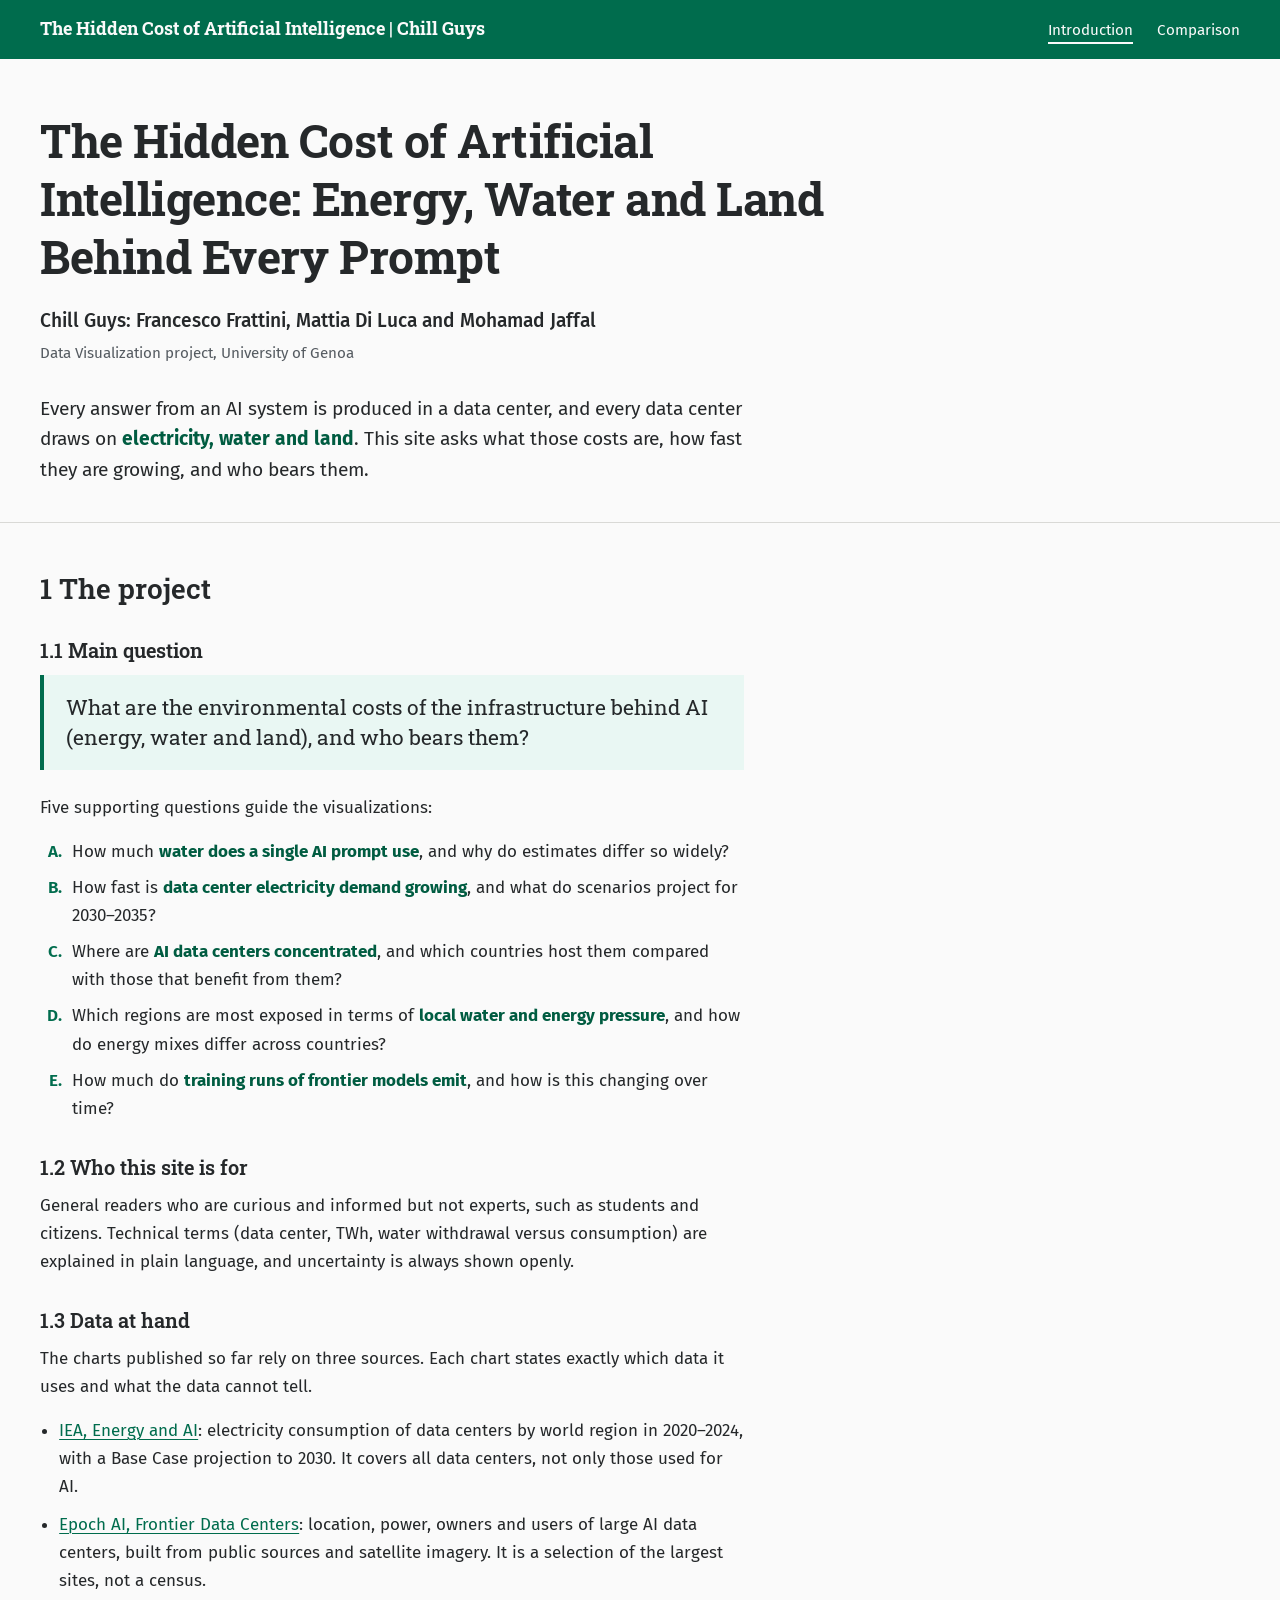
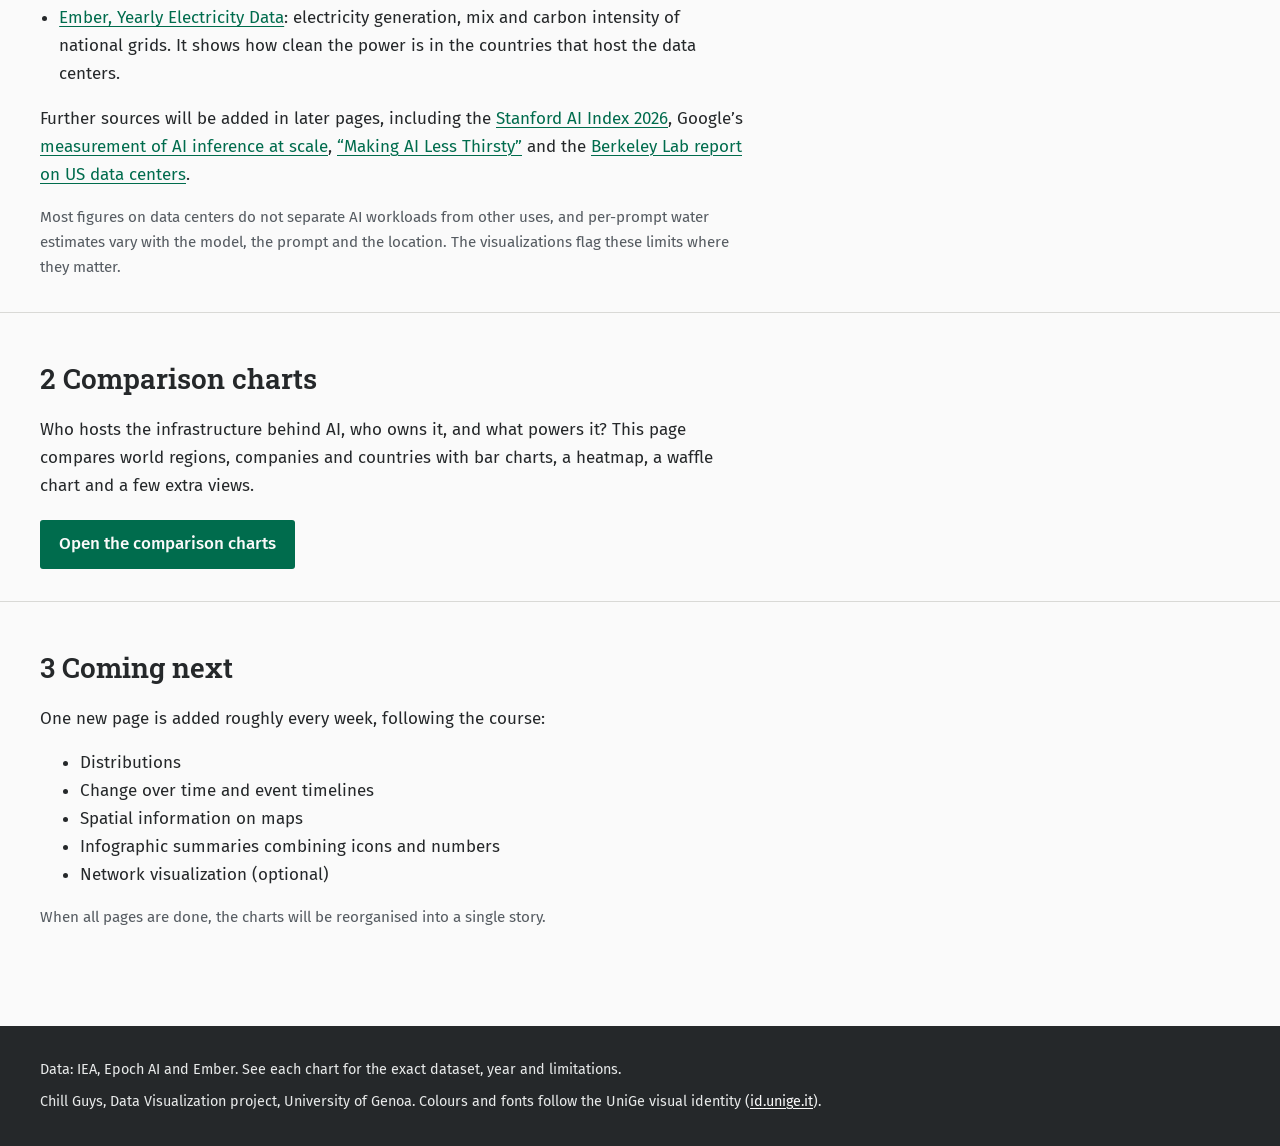
<file: index.html>
<!DOCTYPE html>
<html lang="en">
<head>
  <meta charset="UTF-8">
  <meta name="viewport" content="width=device-width, initial-scale=1.0">
  <meta name="description" content="A data visualization project on the environmental costs of the infrastructure behind artificial intelligence: energy, water and land, and who bears them.">
  <title>The Hidden Cost of Artificial Intelligence | Chill Guys</title>

  <link rel="preconnect" href="https://fonts.googleapis.com">
  <link rel="preconnect" href="https://fonts.gstatic.com" crossorigin>
  <link href="https://fonts.googleapis.com/css2?family=Fira+Sans:ital,wght@0,400;0,500;0,600;0,700;1,400&amp;family=Roboto+Slab:wght@400;600;700&amp;display=swap" rel="stylesheet">

  <link rel="stylesheet" href="css/style.css">
</head>

<body>
  <a class="skip-link" href="#main">Skip to the content</a>

  <header class="site-header">
    <div class="container site-bar">
      <a class="site-name" href="index.html">The Hidden Cost of Artificial Intelligence | Chill Guys</a>
      <nav class="site-nav" aria-label="Main navigation">
        <ul>
          <li><a href="index.html" aria-current="page">Introduction</a></li>
          <li><a href="comparison.html">Comparison</a></li>
        </ul>
      </nav>
    </div>
  </header>

  <main id="main">

    <div class="report-header">
      <div class="container">
        <h1>The Hidden Cost of Artificial Intelligence: Energy, Water and Land Behind Every Prompt</h1>
        <p class="subtitle">Chill Guys: Francesco Frattini, Mattia Di Luca and Mohamad Jaffal</p>
        <p class="course-line">Data Visualization project, University of Genoa</p>
        <p class="lead">Every answer from an AI system is produced in a data center, and every data center draws on <strong>electricity, water and land</strong>. This site asks what those costs are, how fast they are growing, and who bears them.</p>
      </div>
    </div>

    <section class="report-section" id="project" aria-labelledby="project-title">
      <div class="container">
        <h2 id="project-title">1 The project</h2>

        <h3>1.1 Main question</h3>
        <p class="key-question">What are the environmental costs of the infrastructure behind AI (energy, water and land), and who bears them?</p>

        <p class="prose">Five supporting questions guide the visualizations:</p>
        <ol class="questions prose">
          <li>How much <strong>water does a single AI prompt use</strong>, and why do estimates differ so widely?</li>
          <li>How fast is <strong>data center electricity demand growing</strong>, and what do scenarios project for 2030&ndash;2035?</li>
          <li>Where are <strong>AI data centers concentrated</strong>, and which countries host them compared with those that benefit from them?</li>
          <li>Which regions are most exposed in terms of <strong>local water and energy pressure</strong>, and how do energy mixes differ across countries?</li>
          <li>How much do <strong>training runs of frontier models emit</strong>, and how is this changing over time?</li>
        </ol>

        <h3>1.2 Who this site is for</h3>
        <p class="prose">General readers who are curious and informed but not experts, such as students and citizens. Technical terms (data center, TWh, water withdrawal versus consumption) are explained in plain language, and uncertainty is always shown openly.</p>

        <h3>1.3 Data at hand</h3>
        <p class="prose">The charts published so far rely on three sources. Each chart states exactly which data it uses and what the data cannot tell.</p>
        <ul class="source-list prose">
          <li><a href="https://www.iea.org/data-and-statistics/data-product/energy-and-ai">IEA, Energy and AI</a>: electricity consumption of data centers by world region in 2020&ndash;2024, with a Base Case projection to 2030. It covers all data centers, not only those used for AI.</li>
          <li><a href="https://epoch.ai/data/data-centers">Epoch AI, Frontier Data Centers</a>: location, power, owners and users of large AI data centers, built from public sources and satellite imagery. It is a selection of the largest sites, not a census.</li>
          <li><a href="https://ember-energy.org/data/yearly-electricity-data/">Ember, Yearly Electricity Data</a>: electricity generation, mix and carbon intensity of national grids. It shows how clean the power is in the countries that host the data centers.</li>
        </ul>
        <p class="prose">Further sources will be added in later pages, including the <a href="https://hai.stanford.edu/ai-index/2026-ai-index-report">Stanford AI Index 2026</a>, Google&rsquo;s <a href="https://arxiv.org/html/2508.15734v1">measurement of AI inference at scale</a>, <a href="https://dl.acm.org/doi/10.1145/3724499">&ldquo;Making AI Less Thirsty&rdquo;</a> and the <a href="https://eta-publications.lbl.gov/publications/2024-lbnl-data-center-energy-usage-report">Berkeley Lab report on US data centers</a>.</p>
        <p class="note">Most figures on data centers do not separate AI workloads from other uses, and per-prompt water estimates vary with the model, the prompt and the location. The visualizations flag these limits where they matter.</p>
      </div>
    </section>

    <section class="report-section" id="comparison" aria-labelledby="comparison-title">
      <div class="container">
        <h2 id="comparison-title">2 Comparison charts</h2>
        <p class="prose">Who hosts the infrastructure behind AI, who owns it, and what powers it? This page compares world regions, companies and countries with bar charts, a heatmap, a waffle chart and a few extra views.</p>
        <p><a class="page-link" href="comparison.html">Open the comparison charts</a></p>
      </div>
    </section>

    <section class="report-section" id="next" aria-labelledby="next-title">
      <div class="container">
        <h2 id="next-title">3 Coming next</h2>
        <p class="prose">One new page is added roughly every week, following the course:</p>
        <ul class="prose">
          <li>Distributions</li>
          <li>Change over time and event timelines</li>
          <li>Spatial information on maps</li>
          <li>Infographic summaries combining icons and numbers</li>
          <li>Network visualization (optional)</li>
        </ul>
        <p class="note">When all pages are done, the charts will be reorganised into a single story.</p>
      </div>
    </section>

  </main>

  <footer class="site-footer">
    <div class="container">
      <p>Data: IEA, Epoch AI and Ember. See each chart for the exact dataset, year and limitations.</p>
      <p>Chill Guys, Data Visualization project, University of Genoa. Colours and fonts follow the UniGe visual identity (<a href="https://id.unige.it">id.unige.it</a>).</p>
      <!-- TODO: add the official UniGe logo from id.unige.it/download (put it in an img/ folder). -->
    </div>
  </footer>
</body>
</html>
</file>
<file: css/style.css>
/* 1. Design tokens
   -------------------------------------------------------------------------- */
:root {
  --green: #006C4D;
  --green-deep: #005C41;
  --accent: #00775A;
  --tint: #E9F7F3;

  --ink: #25282A;
  --muted: #555B61;
  --rule: #D9D9D6;
  --paper: #FAFAFA;
  --surface: #F4F6F5;

  --yellow: #F4DA40;
  --blue: #199BFC;
  --red: #C8102E;

  /* Sequential grayscale for the heatmap */
  --seq-0: #EAEAEA;
  --seq-1: #D0D0D0;
  --seq-2: #B4B4B4;
  --seq-3: #979797;
  --seq-4: #797979;
  --seq-5: #5B5B5B;
  --seq-6: #3D3D3D;
  --seq-7: #242424;

  --heading-font: "Roboto Slab", Georgia, serif;
  --body-font: "Fira Sans", "Helvetica Neue", Arial, sans-serif;

  --text-width: 44rem;
  --page-width: 75rem;
  --text-gap: clamp(2rem, 5vw, 4rem);

  /* area colours, inspired by flags (Figure 1, reuse in Figure 2) */
  --area-us: #1F3A8A;
  --area-cn: #DE2910;
  --area-eu: #8F6D00;
  --area-apac: #8C58AC;
  --area-row: #B4B9BE;
}

/* 2. Base
   -------------------------------------------------------------------------- */
*,
*::before,
*::after {
  box-sizing: border-box;
}

html {
  font-size: 100%;
  -webkit-text-size-adjust: 100%;
}

@media (prefers-reduced-motion: no-preference) {
  html {
    scroll-behavior: smooth;
  }
}

body {
  margin: 0;
  font-family: var(--body-font);
  font-size: 1.0625rem;
  line-height: 1.65;
  color: var(--ink);
  background: var(--paper);
}

h1,
h2,
h3 {
  font-family: var(--heading-font);
  color: var(--ink);
  line-height: 1.25;
  margin: 0;
}

p,
ul,
ol {
  margin: 0 0 1rem;
}

a {
  color: var(--green);
  text-decoration-thickness: 1px;
  text-underline-offset: 0.15em;
}

a:hover {
  color: var(--green-deep);
}

:focus-visible {
  outline: 3px solid var(--accent);
  outline-offset: 2px;
}

.container {
  width: min(var(--page-width), 100% - 2.5rem);
  margin-inline: auto;
}

.prose {
  max-width: var(--text-width);
}

.skip-link {
  position: absolute;
  left: 1rem;
  top: -4rem;
  padding: 0.6rem 1rem;
  background: var(--paper);
  color: var(--ink);
  border: 2px solid var(--green);
  z-index: 10;
}

.skip-link:focus {
  top: 1rem;
}

/* 3. Site bar and navigation
   -------------------------------------------------------------------------- */
.site-header {
  background: var(--green);
  color: var(--paper);
}

.site-bar {
  display: flex;
  align-items: baseline;
  justify-content: space-between;
  gap: 1.5rem;
  padding-block: 0.9rem;
}

.site-name {
  font-family: var(--heading-font);
  font-weight: 700;
  font-size: 1.1rem;
  color: var(--paper);
  text-decoration: none;
}

.site-nav ul {
  display: flex;
  flex-wrap: wrap;
  gap: 0.25rem 1.5rem;
  margin: 0;
  padding: 0;
  list-style: none;
}

.site-nav a {
  color: var(--paper);
  text-decoration: none;
  font-size: 0.95rem;
  padding-block: 0.15rem;
  border-bottom: 2px solid transparent;
}

.site-nav a:hover,
.site-nav a[aria-current="page"] {
  color: var(--paper);
  border-bottom-color: var(--paper);
}

.site-header :focus-visible {
  outline-color: var(--paper);
}

/* 4. Title block
   -------------------------------------------------------------------------- */
.report-header {
  padding-block: 3.25rem 2.25rem;
  border-bottom: 1px solid var(--rule);
}

.report-header h1 {
  max-width: 52rem;
  font-size: clamp(1.9rem, 4vw, 2.9rem);
  font-weight: 700;
  letter-spacing: -0.01em;
}

.subtitle {
  margin: 1.25rem 0 0.25rem;
  font-size: 1.2rem;
  font-weight: 500;
}

.course-line {
  margin: 0;
  color: var(--muted);
  font-size: 0.95rem;
}

.lead {
  max-width: var(--text-width);
  margin: 1.75rem 0 0;
  font-size: 1.2rem;
  line-height: 1.6;
}

/* 5. Sections
   -------------------------------------------------------------------------- */
.report-section {
  padding-block: 3rem 1rem;
}

.report-section + .report-section {
  border-top: 1px solid var(--rule);
}

.report-section h2 {
  font-size: 1.75rem;
  font-weight: 600;
  margin-bottom: 1.25rem;
}

.report-section h3 {
  font-size: 1.25rem;
  font-weight: 600;
  margin: 2rem 0 0.75rem;
}

.key-question {
  max-width: var(--text-width);
  margin: 0 0 1.5rem;
  padding: 1.1rem 1.4rem;
  background: var(--tint);
  border-left: 4px solid var(--green);
  font-family: var(--heading-font);
  font-size: 1.3rem;
  line-height: 1.45;
}

.questions {
  padding-left: 1.6rem;
  list-style-type: upper-alpha;
}

.questions li {
  margin-bottom: 0.5rem;
  padding-left: 0.4rem;
}

.questions li::marker {
  color: var(--green);
  font-weight: 600;
}

.source-list {
  padding-left: 1.2rem;
}

.source-list li {
  margin-bottom: 0.6rem;
}

.note {
  max-width: var(--text-width);
  color: var(--muted);
  font-size: 0.95rem;
}

.page-link {
  display: inline-block;
  margin-top: 0.25rem;
  padding: 0.65rem 1.2rem;
  background: var(--green);
  color: var(--paper);
  font-weight: 500;
  text-decoration: none;
  border-radius: 3px;
}

.page-link:hover {
  background: var(--green-deep);
  color: var(--paper);
}

/* 6. Figures (charts use the full page width, text stays in a narrow column)
   -------------------------------------------------------------------------- */
.chart-section {
  padding-block: 3rem 1rem;
  border-top: 1px solid var(--rule);
}

.chart-section h2 {
  max-width: 48rem;
  font-size: 1.6rem;
  font-weight: 600;
  margin-bottom: 0.75rem;
}

.chart-lede {
  max-width: var(--text-width);
}

.figure {
  margin: 1.5rem 0 0.75rem;
}

.chart-frame {
  display: flex;
  align-items: center;
  justify-content: center;
  width: 100%;
  min-height: clamp(22rem, 62vh, 40rem);
  background: var(--paper);
  border: 1px solid var(--rule);
}

.chart-frame svg {
  display: block;
  width: 100%;
  height: auto;
}

.chart-placeholder {
  margin: 0;
  padding: 1rem;
  color: var(--muted);
  font-size: 0.95rem;
  text-align: center;
}

.figure figcaption {
  max-width: var(--text-width);
  margin-top: 0.6rem;
  color: var(--muted);
  font-size: 0.9rem;
}

.chart-note {
  max-width: var(--text-width);
  color: var(--muted);
  font-size: 0.9rem;
}

/* 7. SVG foundation for D3 (styled by class, never inline)
   -------------------------------------------------------------------------- */
.chart-frame svg text {
  font-family: var(--body-font);
  font-size: 0.8125rem;
  fill: var(--ink);
}

.axis path,
.axis line {
  stroke: var(--rule);
}

.axis text {
  fill: var(--muted);
}

.gridline {
  stroke: var(--rule);
  stroke-dasharray: 2 3;
}

.chart-title,
.axis-title {
  fill: var(--muted);
  font-size: 0.8125rem;
}

.value-label {
  font-weight: 500;
}

.mark {
  fill: var(--green);
}

.mark--muted {
  fill: var(--rule);
}

.mark--highlight {
  fill: var(--yellow);
  stroke: var(--ink);
  stroke-width: 1;
}

.connector {
  stroke: var(--muted);
  stroke-width: 2;
}

/* heatmap bins: apply as class "q0" ... "q8" */
/* heatmap bins: apply as class "q0" ... "q7" */
.q0 { fill: var(--seq-0); background: var(--seq-0); }
.q1 { fill: var(--seq-1); background: var(--seq-1); }
.q2 { fill: var(--seq-2); background: var(--seq-2); }
.q3 { fill: var(--seq-3); background: var(--seq-3); }
.q4 { fill: var(--seq-4); background: var(--seq-4); }
.q5 { fill: var(--seq-5); background: var(--seq-5); }
.q6 { fill: var(--seq-6); background: var(--seq-6); }
.q7 { fill: var(--seq-7); background: var(--seq-7); }

/* categories: apply as class "cat-1" ... "cat-6" (UniGe palette) */
.cat-1 { fill: var(--green); }
.cat-2 { fill: var(--yellow); }
.cat-3 { fill: var(--blue); }
.cat-4 { fill: var(--red); }
.cat-5 { fill: var(--ink); }
.cat-6 { fill: var(--rule); }

/* 8. Footer
   -------------------------------------------------------------------------- */
.site-footer {
  margin-top: 4rem;
  padding-block: 2rem;
  background: var(--ink);
  color: #E8EAEA;
  font-size: 0.9rem;
}

.site-footer p {
  max-width: 52rem;
  margin: 0 0 0.5rem;
}

.site-footer p:last-child {
  margin-bottom: 0;
}

.site-footer a {
  color: var(--paper);
}

.site-footer :focus-visible {
  outline-color: var(--paper);
}

/* 9. Small screens
   -------------------------------------------------------------------------- */
@media (max-width: 40rem) {
  body {
    font-size: 1rem;
  }

  .site-bar {
    flex-direction: column;
    gap: 0.4rem;
  }

  .report-header {
    padding-block: 2.25rem 1.75rem;
  }

  .report-section,
  .chart-section {
    padding-block: 2.25rem 0.5rem;
  }

  .chart-frame {
    min-height: 18rem;
  }

  .key-question {
    font-size: 1.15rem;
  }
}

/* Comparisons
   -------------------------------------------------------------------------- */

/* Area colours & dimming shared across charts */
.waffle-us   { fill: var(--area-us); }
.waffle-cn   { fill: var(--area-cn); }
.waffle-eu   { fill: var(--area-eu); }
.waffle-apac { fill: var(--area-apac); }
.waffle-row  { fill: var(--area-row); }
.waffle-muted { opacity: 0.16; }

/* Figure 1 — Waffle */
#chart-waffle {
  display: grid;
  grid-template-columns: minmax(0, 22rem) minmax(0, 32rem);
  justify-content: center;
  align-items: center;
  gap: clamp(1.5rem, 5vw, 4rem);
  width: 100%;
  min-height: 0;
  padding: clamp(0.6rem, 2vw, 1.6rem);
}

#chart-waffle .waffle-grid {
  width: 100%;
  height: auto;
  justify-self: center;
}

#chart-waffle table {
  width: 100%;
  border-collapse: collapse;
  font-size: 1rem;
  font-variant-numeric: tabular-nums;
}

#chart-waffle caption {
  text-align: left;
  font: 600 1rem var(--heading-font);
  margin-bottom: 0.45rem;
}

#chart-waffle th,
#chart-waffle td {
  padding: 0.35rem 0.3rem;
  border-bottom: 1px solid var(--rule);
  text-align: right;
}

#chart-waffle th:first-child {
  text-align: left;
}

#chart-waffle button {
  display: inline-flex;
  align-items: center;
  gap: 0.5rem;
  min-height: 2rem;
  border: 0;
  background: transparent;
  color: inherit;
  font: 400 1em var(--body-font);
  text-align: left;
  cursor: pointer;
  padding: 0.2rem;
}

#chart-waffle .waffle-key {
  display: inline-block;
  width: 10px;
  height: 10px;
  flex: 0 0 10px;
  border-radius: 2px;
  border: 1px solid rgba(37, 40, 42, 0.35);
}

#chart-waffle .waffle-key-us   { background: var(--area-us); }
#chart-waffle .waffle-key-cn   { background: var(--area-cn); }
#chart-waffle .waffle-key-eu   { background: var(--area-eu); }
#chart-waffle .waffle-key-apac { background: var(--area-apac); }
#chart-waffle .waffle-key-row  { background: var(--area-row); }

/* thin outline: keeps the gold squares visible on white */
#chart-waffle .waffle-cell {
  stroke: rgba(37, 40, 42, 0.35);
  stroke-width: 0.6;
  cursor: pointer;
}

@media (prefers-reduced-motion: no-preference) {
  #chart-waffle .waffle-cell {
    transition: opacity 0.15s;
  }
}

/* tooltip (SVG units: 198 wide, so 8px here is about 14px on screen) */
#chart-waffle .waffle-tip {
  opacity: 0;
  pointer-events: none;
}

#chart-waffle .waffle-tip.is-on {
  opacity: 1;
}

#chart-waffle .waffle-tip rect {
  fill: var(--ink);
}

#chart-waffle .waffle-tip text {
  font-size: 8px;
  fill: var(--paper);
}

#chart-waffle .waffle-tip .waffle-tip-title {
  font-weight: 600;
}

#chart-waffle .waffle-active {
  background: var(--tint);
}

#chart-waffle button[aria-pressed="true"] {
  font-weight: 700;
}

.waffle-legend p {
  font-size: 0.83rem;
  line-height: 1.35;
  color: var(--muted);
  margin: 0.55rem 0 0;
}

@media (max-width: 40rem) {
  #chart-waffle {
    grid-template-columns: minmax(0, 32rem);
    gap: 1rem;
  }

  #chart-waffle .waffle-grid {
    max-width: 16rem;
  }
}

/* Figure 2 - Bar chart */
#chart-bar {
  display: block;
  min-height: 0;
  padding: clamp(0.75rem, 2.5vw, 1.75rem);
}

#chart-bar .bar-grid {
  display: block;
  width: 100%;
  min-width: 560px;
  max-width: 54rem;
  height: auto;
  margin-inline: auto;
  overflow: visible;
}

#chart-bar .bar-row {
  cursor: pointer;
}

#chart-bar .bar-row:focus:not(:focus-visible) {
  outline: none;
}

#chart-bar .bar-label {
  font-family: var(--body-font);
  font-size: 11.5px;
  font-weight: 500;
  fill: var(--ink);
}

#chart-bar .bar-row.is-active .bar-label {
  font-weight: 700;
}

#chart-bar .bar-value {
  font-family: var(--body-font);
  font-size: 11.5px;
  font-weight: 600;
  fill: var(--ink);
  font-variant-numeric: tabular-nums;
}

#chart-bar .bar-baseline {
  fill-opacity: 0.34;
  stroke: var(--muted);
  stroke-width: 0.6;
}

#chart-bar .bar-value.bar-value--baseline {
  font-size: 9.5px;
  pointer-events: none;
}

#chart-bar .bar-rect {
  stroke: rgba(37, 40, 42, 0.35);
  stroke-width: 0.6;
}

@media (prefers-reduced-motion: no-preference) {
  #chart-bar .bar-rect {
    transition: opacity 0.15s ease;
  }
}

#chart-bar .bar-gridlines line {
  stroke: var(--rule);
  stroke-dasharray: 2 3;
}

#chart-bar .bar-axis path,
#chart-bar .bar-axis line {
  stroke: var(--rule);
}

#chart-bar .bar-axis text {
  font-family: var(--body-font);
  font-size: 10px;
  fill: var(--muted);
  font-variant-numeric: tabular-nums;
}

#chart-bar .bar-axis-title {
  font-family: var(--body-font);
  font-size: 10.5px;
  fill: var(--muted);
}

#chart-bar .bar-tip {
  opacity: 0;
  pointer-events: none;
  transition: opacity 0.12s ease;
}

#chart-bar .bar-tip.is-on {
  opacity: 1;
}

#chart-bar .bar-tip rect {
  fill: var(--ink);
}

#chart-bar .bar-tip text {
  font-family: var(--body-font);
  font-size: 9.5px;
  fill: var(--paper);
  font-variant-numeric: tabular-nums;
}

#chart-bar .bar-tip .bar-tip-title {
  font-weight: 600;
}

@media (max-width: 40rem) {
  #chart-bar {
    padding: 0.6rem 0.4rem;
  }

  #chart-bar .bar-label,
  #chart-bar .bar-value {
    font-size: 13px;
  }

  #chart-bar .bar-axis text {
    font-size: 11px;
  }

  #chart-bar .bar-axis-title {
    font-size: 11.5px;
  }
}

/* Shared D3 figure container & legend */
.d3-figure {
  display: block;
  min-height: 0;
  padding: clamp(0.6rem, 2vw, 1.6rem);
}

.figure-legend {
  display: flex;
  flex-wrap: wrap;
  align-items: center;
  gap: 0.5rem 1.4rem;
  font-size: 0.9rem;
}

.figure-legend:not(:empty) {
  margin: 0.25rem 0 1rem;
}

.legend-item {
  display: inline-flex;
  align-items: center;
  gap: 0.4rem;
}

.legend-item i {
  width: 0.85rem;
  height: 0.85rem;
  border: 1px solid #7776;
}

.figure-legend select {
  font: inherit;
  margin-left: 0.5rem;
}

.plot-scroll {
  overflow-x: auto;
}

.plot-scroll svg {
  min-width: 42rem;
  max-width: 62rem;
  margin: auto;
}

/* Figure 3 — Grouped bar chart (allineato a Figure 1 e 2) */
#chart-grouped {
  display: block;
  min-height: 0;
  padding: clamp(0.75rem, 2.5vw, 1.75rem);
}

#chart-grouped .grouped-wrap {
  max-width: 58rem;
  margin-inline: auto;
}

#chart-grouped .grouped-legend {
  display: flex;
  flex-wrap: wrap;
  align-items: center;
  gap: 0.45rem 1rem;
  margin-bottom: 0.85rem;
  font-size: 0.9rem;
}

#chart-grouped .grouped-key {
  display: inline-flex;
  align-items: center;
  gap: 0.4rem;
  padding: 0.25rem 0.6rem;
  border: 1px solid var(--rule);
  border-radius: 3px;
  background: var(--paper);
  color: var(--ink);
  font: inherit;
  cursor: pointer;
}

#chart-grouped .grouped-key[aria-pressed="true"] {
  border-color: var(--green);
  background: var(--tint);
  font-weight: 600;
}

#chart-grouped .grouped-swatch {
  width: 0.75rem;
  height: 0.75rem;
  border-radius: 2px;
  border: 1px solid rgba(37, 40, 42, 0.25);
}

#chart-grouped .grouped-key-owner .grouped-swatch,
#chart-grouped .grouped-fill-owner {
  fill: var(--green);
  background: var(--green);
}

#chart-grouped .grouped-key-user .grouped-swatch,
#chart-grouped .grouped-fill-user {
  fill: var(--blue);
  background: var(--blue);
}

#chart-grouped .grouped-hint {
  color: var(--muted);
  font-size: 0.85rem;
}

#chart-grouped .grouped-grid {
  display: block;
  width: 100%;
  height: auto;
  overflow: visible;
}

#chart-grouped .grouped-row {
  cursor: pointer;
}

#chart-grouped .grouped-row:focus:not(:focus-visible) {
  outline: none;
}

#chart-grouped .grouped-hit {
  fill: transparent;
}

#chart-grouped .grouped-row.is-active .grouped-hit {
  fill: var(--tint);
}

#chart-grouped .grouped-label {
  font-family: var(--body-font);
  font-size: 10.5px;
  font-weight: 500;
  fill: var(--ink);
}

#chart-grouped .grouped-row.is-active .grouped-label {
  font-weight: 700;
}

#chart-grouped .grouped-value {
  font-family: var(--body-font);
  font-size: 9.5px;
  font-weight: 600;
  fill: var(--ink);
  font-variant-numeric: tabular-nums;
}

#chart-grouped .grouped-rect {
  stroke: rgba(37, 40, 42, 0.25);
  stroke-width: 0.5;
}

@media (prefers-reduced-motion: no-preference) {
  #chart-grouped .grouped-rect,
  #chart-grouped .grouped-row {
    transition: opacity 0.15s ease;
  }
}

#chart-grouped .grouped-muted .grouped-rect,
#chart-grouped .grouped-rect.grouped-muted {
  opacity: 0.18;
}

#chart-grouped .grouped-gridlines line {
  stroke: var(--rule);
  stroke-dasharray: 2 3;
}

#chart-grouped .grouped-axis path,
#chart-grouped .grouped-axis line {
  stroke: var(--rule);
}

#chart-grouped .grouped-axis text {
  font-family: var(--body-font);
  font-size: 9.5px;
  fill: var(--muted);
  font-variant-numeric: tabular-nums;
}

#chart-grouped .grouped-axis-title {
  font-family: var(--body-font);
  font-size: 10px;
  fill: var(--muted);
}

#chart-grouped .grouped-tip {
  opacity: 0;
  pointer-events: none;
  transition: opacity 0.12s ease;
}

#chart-grouped .grouped-tip.is-on {
  opacity: 1;
}

#chart-grouped .grouped-tip rect {
  fill: var(--ink);
}

#chart-grouped .grouped-tip text {
  font-family: var(--body-font);
  font-size: 9px;
  fill: var(--paper);
  font-variant-numeric: tabular-nums;
}

#chart-grouped .grouped-tip .grouped-tip-title {
  font-weight: 600;
}

@media (max-width: 40rem) {
  #chart-grouped {
    padding: 0.6rem 0.4rem;
  }

  #chart-grouped .grouped-label {
    font-size: 11.5px;
  }

  #chart-grouped .grouped-value {
    font-size: 10.5px;
  }
}

/* Figure 6 - Circle packing */
#chart-packing svg {
  min-width: 0;
  max-width: 42rem;
}

#chart-packing .figure-legend {
  display: flex;
  flex-direction: column;
  align-items: flex-start;
  gap: 0.55rem;
  margin-bottom: 1rem;
}

.pack-keys {
  display: flex;
  flex-wrap: wrap;
  align-items: center;
  gap: 0.4rem 0.65rem;
}

.pack-key-btn {
  display: inline-flex;
  align-items: center;
  gap: 0.4rem;
  padding: 0.25rem 0.6rem;
  border: 1px solid var(--rule);
  border-radius: 3px;
  background: var(--paper);
  color: var(--ink);
  font: inherit;
  font-size: 0.875rem;
  cursor: pointer;
}

.pack-key-btn:hover {
  border-color: var(--green);
}

.pack-key-btn.is-active {
  border-color: var(--green);
  background: var(--tint);
  font-weight: 600;
}

.pack-key-swatch {
  width: 0.75rem;
  height: 0.75rem;
  border-radius: 2px;
  border: 1px solid rgba(37, 40, 42, 0.25);
}

.pack-nav-bar {
  display: flex;
  flex-wrap: wrap;
  align-items: center;
  gap: 0.5rem 1rem;
}

.pack-path,
.pack-navigation {
  display: flex;
  flex-wrap: wrap;
  align-items: center;
  gap: 0.35rem 0.65rem;
}

.pack-navigation .pack-link {
  padding-inline: 0.55rem;
  border: 1px solid var(--rule);
  border-radius: 3px;
  text-decoration: none;
}

.pack-navigation .pack-link:disabled {
  color: var(--muted);
  cursor: default;
}

.pack-hint {
  color: var(--muted);
  font-size: 0.85rem;
}

.pack-layout {
  display: grid;
  grid-template-columns: minmax(0, 1.7fr) minmax(15rem, 1fr);
  align-items: start;
  gap: 1.25rem;
}

.pack-side-panel {
  padding: 0.9rem 1rem;
  border-radius: 5px;
  background: var(--surface, #F4F6F5);
  color: var(--ink, #25282A);
  border: 1px solid var(--rule, #D9D9D6);
  font-family: var(--body-font);
  font-size: 0.875rem;
  line-height: 1.45;
  font-variant-numeric: tabular-nums;
}

.pack-side-header {
  padding-left: 0.6rem;
  border-left: 3px solid var(--green);
  font-weight: 600;
  font-size: 0.92rem;
  margin-bottom: 0.65rem;
  color: var(--ink, #25282A);
}

.pack-link {
  padding: 0.15rem 0.25rem;
  border: 0;
  background: transparent;
  color: inherit;
  font: inherit;
  text-align: left;
  text-decoration: underline;
  cursor: pointer;
}

.pack-link:hover {
  color: var(--green-deep);
}

.pack-link[aria-current] {
  font-weight: 700;
  text-decoration: none;
}

.pack-children {
  list-style: none;
  max-height: 24rem;
  overflow-y: auto;
  margin: 0;
  padding: 0;
  display: flex;
  flex-direction: column;
  gap: 0.4rem;
}

.pack-children li {
  display: flex;
  align-items: flex-start;
  gap: 0.5rem;
  margin: 0;
  color: var(--ink, #25282A);
}

.pack-child-dot {
  flex: 0 0 0.6rem;
  width: 0.6rem;
  height: 0.6rem;
  margin-top: 0.35rem;
  border-radius: 50%;
}

.pack-directory ul {
  max-height: 18rem;
  overflow-y: auto;
  margin: 0.5rem 0 0;
  padding-inline-start: 1.25rem;
}

.pack-directory {
  margin-top: 0.85rem;
}

.pack-directory summary {
  cursor: pointer;
  color: var(--green);
  font-weight: 500;
}

#chart-packing [data-region="pack-us"]   { --pack-region-color: var(--area-us); }
#chart-packing [data-region="pack-cn"]   { --pack-region-color: var(--area-cn); }
#chart-packing [data-region="pack-eu"]   { --pack-region-color: var(--area-eu); }
#chart-packing [data-region="pack-apac"] { --pack-region-color: var(--area-apac); }
#chart-packing [data-region="pack-row"]  { --pack-region-color: var(--area-row); }

.pack-node {
  fill: var(--pack-region-color, var(--blue));
  stroke: var(--paper);
  stroke-width: 1px;
  vector-effect: non-scaling-stroke;
}

.pack-node[role="button"] {
  cursor: pointer;
}

.pack-node.pack-unknown {
  fill: var(--area-row);
  stroke: var(--muted);
  stroke-dasharray: 4 3;
  vector-effect: non-scaling-stroke;
}

.pack-node:hover,
.pack-node:focus-visible {
  stroke: var(--ink);
  stroke-width: 2px;
}

.pack-node:focus:not(:focus-visible),
#chart-packing svg:focus {
  outline: none;
}

#chart-packing .pack-label {
  fill: var(--ink);
  pointer-events: none;
  font-weight: 500;
}

#chart-packing .pack-label.pack-label--light {
  fill: var(--paper);
  stroke: none;
}

@media (max-width: 52rem) {
  .pack-layout {
    grid-template-columns: minmax(0, 1fr);
  }
}

/* Interactive marks in Figure 4 */
.figure-inspection {
  min-height: 3em;
  margin: 0;
  font-size: 0.9rem;
}

.inspection-mark { cursor: pointer; }
.inspection-muted { opacity: 0.25; }
.inspection-hit { fill: transparent; }
.inspection-mark[aria-pressed="true"] .inspection-hit { fill: var(--tint); }

/* Callout takeaway & two-column prose */
.takeaway {
  display: grid;
  grid-template-columns: auto 1fr;
  align-items: center;
  gap: 1rem clamp(1.25rem, 3vw, 2.5rem);
  margin: 1.75rem 0 2rem;
  padding: 1.5rem clamp(1.25rem, 3vw, 2.5rem);
  background: var(--tint);
  border-left: 6px solid var(--green);
}

.takeaway p {
  margin: 0;
}

.takeaway-figure {
  font-family: var(--heading-font);
  font-size: clamp(3rem, 8vw, 5rem);
  font-weight: 700;
  line-height: 1;
  color: var(--green);
}

.takeaway-subfigure {
  display: block;
  margin-top: 0.4rem;
  font-size: clamp(1.1rem, 2.5vw, 1.5rem);
}

.takeaway-text {
  max-width: none;
  font-family: var(--heading-font);
  font-size: clamp(1.15rem, 2.2vw, 1.5rem);
  line-height: 1.4;
}

.chart-text {
  column-count: 2;
  column-gap: var(--text-gap);
}

.chart-text p {
  margin: 0 0 1rem;
  break-inside: avoid;
}

/* Figure caption & expandable data notes */
.figure .figure-caption {
  display: grid;
  grid-template-columns: minmax(0, 1fr) auto;
  align-items: baseline;
  column-gap: clamp(1rem, 3vw, var(--text-gap));
  max-width: none;
  margin-top: 0.75rem;
}

.figure .figure-caption .figure-title {
  grid-column: 1;
  grid-row: 1;
  min-width: 0;
  margin: 0;
}

.chart-data-details {
  grid-column: 1 / -1;
  grid-row: 1;
  display: flex;
  flex-direction: column;
  min-width: 0;
  width: 100%;
}

.chart-data-summary {
  align-self: flex-end;
  display: inline-flex;
  flex-wrap: wrap;
  align-items: baseline;
  justify-content: flex-end;
  gap: 0.4rem;
  border-radius: 3px;
  list-style: none;
  cursor: pointer;
  user-select: none;
}

.chart-data-summary::-webkit-details-marker {
  display: none;
}

.notes-toggle {
  display: inline-flex;
  align-items: center;
  gap: 0.2rem;
  color: var(--green);
  font-weight: 500;
}

.notes-toggle:hover {
  color: var(--green-deep);
}

.plus-icon {
  display: inline-block;
  font-weight: 700;
  line-height: 1;
  transition: transform 0.2s ease;
}

.chart-data-details[open] .plus-icon {
  transform: rotate(45deg);
}

.figure .figure-caption .chart-note {
  width: 100%;
  max-width: none;
  margin: 0.65rem 0 0;
  padding: 0.85rem 1.1rem;
  background: var(--surface);
  border-left: 3px solid var(--rule);
  color: var(--muted);
  font-size: 0.875rem;
  line-height: 1.55;
  text-align: left;
  hyphens: none;
}

.lead strong,
.questions strong,
.chart-lede strong,
.takeaway-text strong,
.chart-text strong,
.chart-note strong {
  color: var(--green-deep);
}

@media (max-width: 64rem) {
  .figure .figure-caption {
    grid-template-columns: minmax(0, 1fr);
    row-gap: 0.35rem;
  }

  .figure .figure-caption .figure-title {
    grid-column: 1;
    grid-row: 1;
  }

  .chart-data-details {
    grid-column: 1;
    grid-row: 2;
  }

  .chart-data-summary {
    align-self: flex-start;
    justify-content: flex-start;
  }
}

@media (max-width: 52rem) {
  .chart-text {
    column-count: 1;
  }
}

@media (max-width: 40rem) {
  .takeaway {
    grid-template-columns: 1fr;
  }
}

/* Figure 4 — Heatmap */
.heatmap-legend-bar {
  display: inline-flex;
  align-items: center;
  gap: 0.45rem;
  font-size: 0.875rem;
  font-variant-numeric: tabular-nums;
}

.heatmap-legend-bound {
  color: var(--muted);
  font-size: 0.82rem;
}

.heatmap-legend-grad {
  display: inline-block;
  width: 9.5rem;
  height: 0.65rem;
  border-radius: 2px;
  border: 1px solid rgba(37, 40, 42, 0.25);
  background: linear-gradient(
    to right,
    var(--seq-0),
    var(--seq-1),
    var(--seq-2),
    var(--seq-3),
    var(--seq-4),
    var(--seq-5),
    var(--seq-6),
    var(--seq-7)
  );
}

.heatmap-hint {
  color: var(--muted);
  font-size: 0.85rem;
}

#chart-heatmap .heatmap-cell {
  stroke: rgba(37, 40, 42, 0.14);
  stroke-width: 0.5;
  cursor: pointer;
}

#chart-heatmap .heatmap-cell.is-dimmed {
  opacity: 0.25;
}

#chart-heatmap .heatmap-cell.is-selected {
  stroke: var(--ink);
  stroke-width: 1.5;
}

#chart-heatmap .heatmap-tip {
  opacity: 0;
  pointer-events: none;
  transition: opacity 0.12s ease;
}

#chart-heatmap .heatmap-tip.is-on {
  opacity: 1;
}

#chart-heatmap .heatmap-tip rect {
  fill: var(--ink);
}

#chart-heatmap .heatmap-tip text {
  font-family: var(--body-font);
  font-size: 11px;
  font-weight: 500;
  fill: var(--paper);
  font-variant-numeric: tabular-nums;
}

#chart-heatmap .heatmap-row-label {
  cursor: pointer;
}

#chart-heatmap .heatmap-row-label:hover {
  fill: var(--green);
  text-decoration: underline;
}

#chart-heatmap .heatmap-row-label.is-selected {
  fill: var(--green-deep);
  font-weight: 700;
  text-decoration: underline;
  text-decoration-thickness: 2px;
  text-underline-offset: 3px;
}

#chart-heatmap .heatmap-row-label.is-dimmed {
  fill: var(--muted);
}

#chart-heatmap .heatmap-cell.is-row-selected {
  stroke: var(--ink);
  stroke-width: 1.1;
}

.heatmap-row-label:focus,
.heatmap-cell:focus {
  outline: none;
}

#chart-heatmap .heatmap-row-label:focus-visible,
#chart-heatmap .heatmap-cell:focus-visible {
  outline: 2px solid var(--ink);
  outline-offset: 1px;
}

/* Figure 5 — Stacked generation mix */
.stacked-hint {
  color: var(--muted);
  font-size: 0.85rem;
}

#chart-stacked {
  display: grid;
  grid-template-columns: minmax(0, 1fr) 17.5rem;
  align-items: start;
  gap: 1.25rem;
  min-height: 0;
  padding: clamp(0.75rem, 2vw, 1.5rem);
}

#chart-stacked .figure-legend {
  grid-column: 1 / -1;
}

#chart-stacked .plot-scroll {
  grid-column: 1;
  min-width: 0;
}

#chart-stacked .stacked-row-label {
  cursor: pointer;
}

#chart-stacked .stacked-row-label:hover {
  fill: var(--green);
  text-decoration: underline;
}

#chart-stacked .stacked-row-label.is-selected {
  fill: var(--green-deep);
  font-weight: 700;
  text-decoration: underline;
  text-decoration-thickness: 2px;
  text-underline-offset: 3px;
}

#chart-stacked .stacked-row-label.is-dimmed {
  fill: var(--muted);
}

#chart-stacked .stacked-bar {
  stroke: rgba(37, 40, 42, 0.16);
  stroke-width: 0.5;
  cursor: pointer;
}

@media (prefers-reduced-motion: no-preference) {
  #chart-stacked .stacked-bar,
  #chart-stacked .stacked-row-label {
    transition: opacity 0.15s ease;
  }
}

#chart-stacked .stacked-bar.is-dimmed {
  opacity: 0.25;
}

#chart-stacked .stacked-bar.is-selected {
  stroke: var(--ink);
  stroke-width: 1.5;
}

#chart-stacked .stacked-tip-side {
  grid-column: 2;
  align-self: stretch;
  padding: 0.9rem 1rem;
  border-radius: 5px;
  background: var(--surface, #F4F6F5);
  color: var(--ink, #25282A);
  border: 1px solid var(--rule, #D9D9D6);
  font-family: var(--body-font);
  font-size: 0.875rem;
  line-height: 1.45;
  font-variant-numeric: tabular-nums;
}

#chart-stacked .stacked-tip-header {
  padding-left: 0.6rem;
  border-left: 3px solid var(--rule, #D9D9D6);
  font-weight: 600;
  font-size: 0.92rem;
  margin-bottom: 0.6rem;
  color: var(--ink, #25282A);
  background: transparent;
}

#chart-stacked .stacked-tip-list {
  list-style: none;
  margin: 0;
  padding: 0;
  display: flex;
  flex-direction: column;
  gap: 0.45rem;
  background: transparent;
}

#chart-stacked .stacked-tip-list li {
  display: flex;
  align-items: flex-start;
  gap: 0.5rem;
  margin: 0;
  color: var(--ink, #25282A);
  background: transparent;
}

#chart-stacked .stacked-tip-empty {
  color: var(--muted, #555B61);
  font-size: 0.84rem;
}

#chart-stacked .stacked-tip-dot {
  flex: 0 0 0.65rem;
  width: 0.65rem;
  height: 0.65rem;
  margin-top: 0.3rem;
  border-radius: 50%;
}

#chart-stacked svg:focus,
#chart-stacked .stacked-row-label:focus,
#chart-stacked .stacked-bar:focus {
  outline: none;
}

#chart-stacked .stacked-row-label:focus-visible,
#chart-stacked .stacked-bar:focus-visible {
  outline: 2px solid var(--accent);
  outline-offset: 2px;
}

@media (max-width: 56rem) {
  #chart-stacked {
    grid-template-columns: minmax(0, 1fr);
  }

  #chart-stacked .plot-scroll,
  #chart-stacked .stacked-tip-side {
    grid-column: 1;
  }
}
/* Figure 7 — Interactive 2-Stage 2023 US Sankey diagram */
.sankey-nav-btn {
  display: inline-flex;
  align-items: center;
  gap: 0.4rem;
  padding: 0.35rem 0.75rem;
  border: 1px solid var(--green);
  border-radius: 3px;
  background: var(--tint);
  color: var(--green-deep);
  font: inherit;
  font-size: 0.875rem;
  font-weight: 600;
  cursor: pointer;
}

.sankey-nav-btn:hover {
  background: var(--green);
  color: var(--paper);
}

.sankey-swatches {
  display: inline-flex;
  flex-wrap: wrap;
  align-items: center;
  gap: 0.45rem 1.1rem;
}

.sankey-summary {
  margin: 0 0 0.75rem;
  font-size: 0.92rem;
  color: var(--ink);
  font-variant-numeric: tabular-nums;
}

.sankey-swatch {
  display: inline-block;
  width: 0.75rem;
  height: 0.75rem;
  border-radius: 2px;
  border: 1px solid rgba(37, 40, 42, 0.25);
  background: var(--sankey-color);
}

#chart-sankey svg {
  min-width: 720px;
}

.sankey-col-title {
  font-size: 0.75rem;
  font-weight: 700;
  fill: var(--muted);
  text-transform: uppercase;
  letter-spacing: 0.03em;
}

.sankey-mid-label {
  font-size: 0.75rem;
  font-weight: 600;
  fill: var(--ink);
}

.sankey-link {
  fill: none;
  stroke: var(--sankey-color);
  stroke-opacity: 0.4;
  cursor: pointer;
}

@media (prefers-reduced-motion: no-preference) {
  .sankey-link,
  .sankey-node-group {
    transition: stroke-opacity 0.15s ease, opacity 0.15s ease;
  }
}

.sankey-node-group:focus {
  outline: none;
}

.sankey-node-group:focus-visible .sankey-node {
  stroke: var(--ink);
  stroke-width: 2px;
}

.sankey-link.is-active {
  stroke-opacity: 0.78;
}

.sankey-link.is-dimmed {
  stroke-opacity: 0.1;
}

.sankey-svg-pill {
  cursor: pointer;
}

.sankey-svg-pill rect {
  fill: var(--tint);
  stroke: var(--green);
  stroke-width: 1.2px;
}

.sankey-svg-pill text {
  font-size: 0.72rem;
  font-weight: 700;
  fill: var(--green-deep);
}

.sankey-svg-pill:hover rect,
.sankey-svg-pill:focus-visible rect {
  fill: var(--green);
}

.sankey-svg-pill:hover text,
.sankey-svg-pill:focus-visible text {
  fill: var(--paper);
}

.sankey-svg-pill:focus {
  outline: none;
}

.sankey-total  { --sankey-color: var(--ink); }
.sankey-clean  { --sankey-color: var(--green); }
.sankey-fossil { --sankey-color: #94502B; }
.sankey-other  { --sankey-color: var(--area-row); }
.sankey-ai     { --sankey-color: var(--blue); }
.sankey-conv   { --sankey-color: #2B5B84; }
.sankey-net    { --sankey-color: var(--area-apac); }
.sankey-infra  { --sankey-color: #C07A00; }
.sankey-node   { fill: var(--sankey-color); }
</file>
